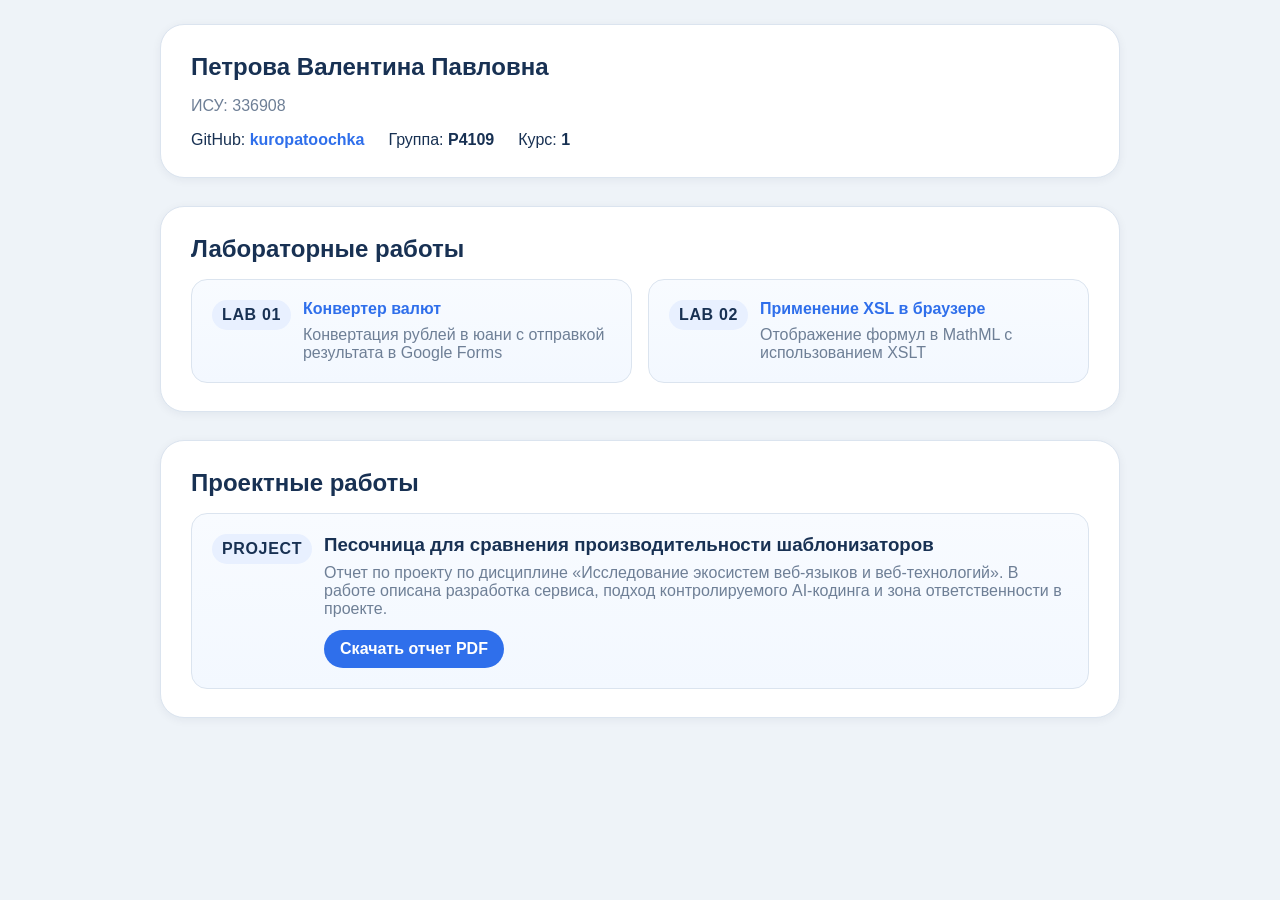
<file: index.html>
<!DOCTYPE html>
<html lang="ru">
<head>
  <meta charset="UTF-8">
  <meta name="viewport" content="width=device-width, initial-scale=1.0">
  <title>Петрова Валентина Павловна</title>
  <meta
    name="description"
    content="Портфолио лабораторных работ с переходами на выполненные задания."
  />
  <link href="styles.css" rel="stylesheet">
</head>
<body class="page">
<main class="page__content">
  <section class="card student">
    <div class="card-header">
      <h1>Петрова Валентина Павловна</h1>
      <p class="card-subtitle">ИСУ: 336908</p>
    </div>
    <ul class="student__meta-list">
      <li class="student__meta-item">
        GitHub:
        <a class="link student__link" href="https://github.com/kuropatoochka" target="_blank" rel="noopener noreferrer">
          kuropatoochka
        </a>
      </li>
      <li class="student__meta-item">
        Группа: <span class="student__meta-value">Р4109</span>
      </li>
      <li class="student__meta-item">
        Курс: <span class="student__meta-value">1</span>
      </li>
    </ul>
  </section>
  <section class="card labs">
    <h2>Лабораторные работы</h2>
    <ul class="labs__list">
      <li class="labs__item">
        <span class="labs__badge">Lab 01</span>
        <div class="labs__item-description">
          <a class="link" href="./lab1/">Конвертер валют</a>
          <p class="labs__description">Конвертация рублей в юани с отправкой результата в Google Forms</p>
        </div>
      </li>
      <li class="labs__item">
        <span class="labs__badge">Lab 02</span>
        <div class="labs__item-description">
          <a class="link" href="./lab2/">Применение XSL в браузере</a>
          <p class="labs__description">Отображение формул в MathML с использованием XSLT</p>
        </div>
      </li>
    </ul>
  </section>
  <section class="card reports">
    <h2>Проектные работы</h2>
    <ul class="reports__list">
      <li class="reports__item">
        <span class="labs__badge">Project</span>
        <div class="reports__item-description">
          <h3 class="reports__title">Песочница для сравнения производительности шаблонизаторов</h3>
          <p class="labs__description">
            Отчет по проекту по дисциплине «Исследование экосистем веб-языков и веб-технологий».
            В работе описана разработка сервиса, подход контролируемого AI-кодинга и зона ответственности в проекте.
          </p>
          <a
            class="button"
            href="./report/perf_sandbox_report.docx.pdf"
            download
          >
            Скачать отчет PDF
          </a>
        </div>
      </li>
    </ul>
  </section>
</main>
</body>
</html>
</file>
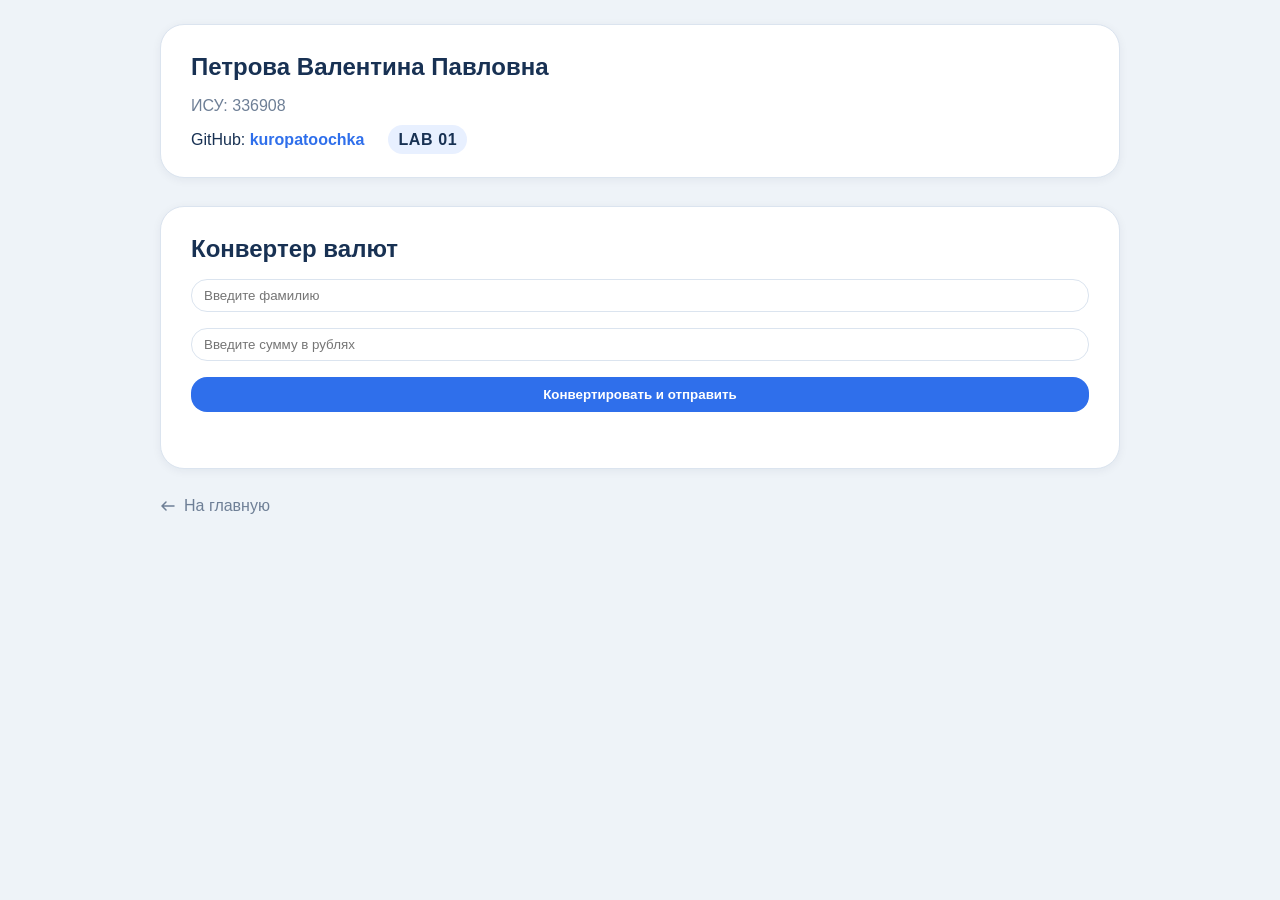
<file: lab1/index.html>
<!DOCTYPE html>
<html>
<head>
  <meta charset="utf-8">
  <title>Lab 01 — Конвертер валют</title>
  <link rel="stylesheet" href="lab1.css">
  <link rel="stylesheet" href="../styles.css">
  <script>
    function convertData() {
      const lastname = document.getElementById("lastname").value.trim();
      const rublesStr = document.getElementById("rubles").value;
      const rubles = Number(rublesStr);
      const cnyResult = document.getElementById("cny");

      if (!lastname || rubles === "") {
        alert("Пожалуйста, заполните все поля");
        return;
      }

      fetch("https://www.cbr-xml-daily.ru/daily_json.js")
        .then((response) => {
          if (!response.ok) {
            throw new Error("CBR request failed");
          }
          return response.json();
        })
        .then((data) => {
          const rate = data?.Valute?.CNY?.Value;
          const cny = (rubles / rate).toFixed(2);
          cnyResult.textContent = "Сумма в юанях: " + cny;

          const formURL = "https://docs.google.com/forms/d/e/1FAIpQLSc_sJpZ-t2y-Mt_HsDADgh4-et7OGLGFqZNXseLRQlGwciWoQ/formResponse";
          const formData = new FormData();
          formData.append("entry.138719531", lastname);
          formData.append("entry.1949578643", cny);

          return fetch(formURL, {
            method: "POST",
            mode: "no-cors",
            body: formData
          });
        })
        .then(() => {
          alert("Данные отправлены в таблицу!");
        })
        .catch((err) => {
          console.error(err);
        });
    }
  </script>
</head>
<body>
  <main class="page__content">
    <section class="card">
      <div class="card-header">
        <h1>Петрова Валентина Павловна</h1>
        <p class="card-subtitle">ИСУ: 336908</p>
      </div>
      <ul class="student__meta-list">
        <li class="student__meta-item">
          GitHub:
          <a class="link student__link" href="https://github.com/kuropatoochka" target="_blank" rel="noopener noreferrer">
            kuropatoochka
          </a>
        </li>
        <li class="student__meta-item">
          <span class="labs__badge">Lab 01</span>
        </li>
      </ul>
    </section>
    <section class="card converter-card">
      <h2>Конвертер валют</h2>
      <input type="text" id="lastname" placeholder="Введите фамилию">
      <input type="number" id="rubles" placeholder="Введите сумму в рублях">
      <button onclick="convertData()">Конвертировать и отправить</button>
      <div id="cny"></div>
    </section>
    <nav class="nav-back">
      <svg class="nav-back__icon" xmlns="http://www.w3.org/2000/svg" width="16" height="16" fill="none" viewBox="0 0 16 16"><path fill="currentColor" fill-rule="evenodd" d="M14.75 8a.75.75 0 0 1-.75.75H3.81l2.72 2.72a.75.75 0 1 1-1.06 1.06l-4-4a.75.75 0 0 1 0-1.06l4-4a.75.75 0 0 1 1.06 1.06L3.81 7.25H14a.75.75 0 0 1 .75.75" clip-rule="evenodd"/></svg>
      <a class="nav-link" href="../index.html">На главную</a>
    </nav>
  </main>
</body>
</html>
</file>
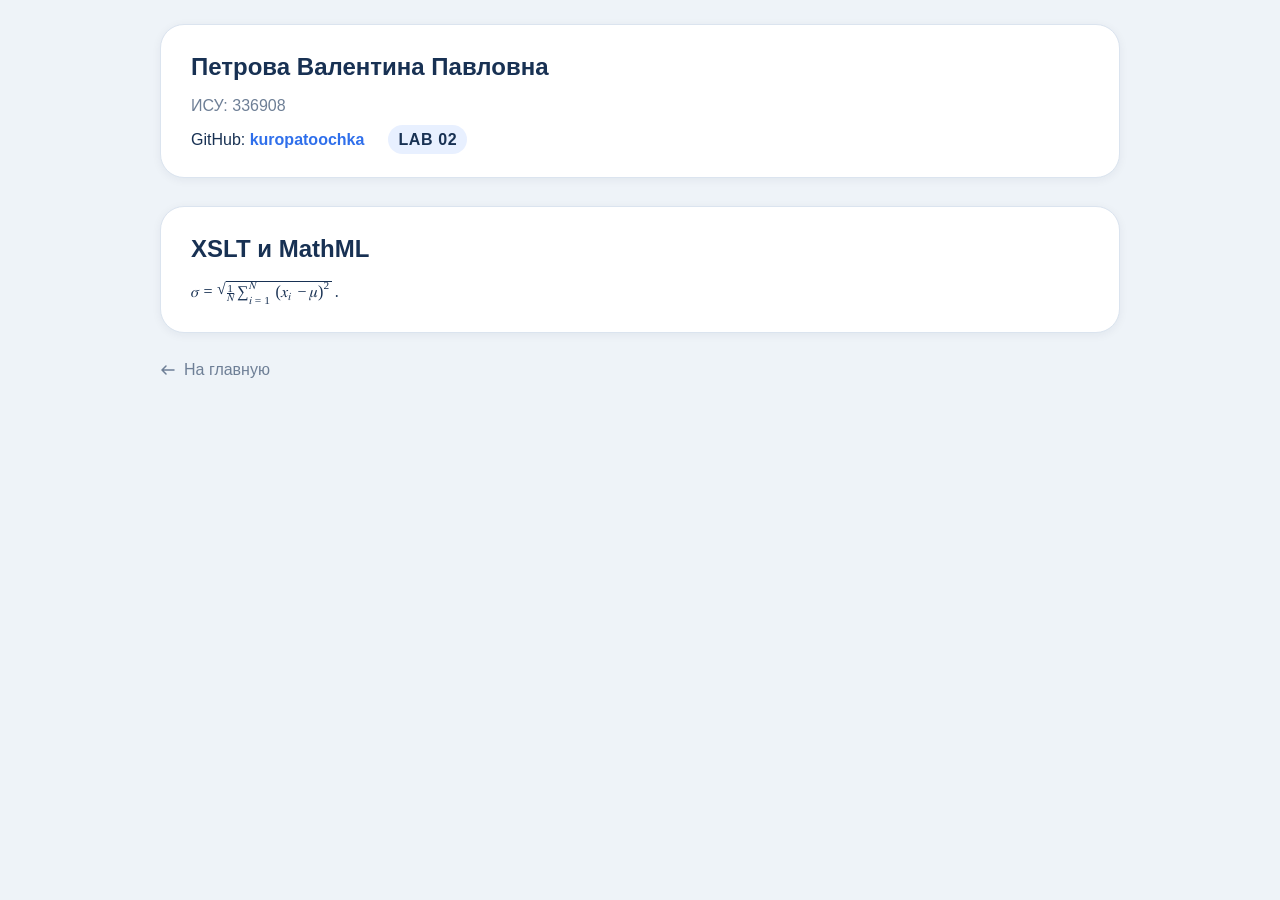
<file: lab2/index.html>
<!DOCTYPE html>
<html lang="en">
<head>
  <meta charset="UTF-8">
  <title>Lab 02 — XSLT и MathML</title>
  <link rel="stylesheet" href="../styles.css">
  <script src="./script.js" defer></script>
</head>
<body>
<main class="page__content">
  <section class="card">
    <div class="card-header">
      <h1>Петрова Валентина Павловна</h1>
      <p class="card-subtitle">ИСУ: 336908</p>
    </div>
    <ul class="student__meta-list">
      <li class="student__meta-item">
        GitHub:
        <a class="link student__link" href="https://github.com/kuropatoochka" target="_blank" rel="noopener noreferrer">
          kuropatoochka
        </a>
      </li>
      <li class="student__meta-item">
        <span class="labs__badge">Lab 02</span>
      </li>
    </ul>
  </section>
  <section class="card">
    <h2>XSLT и MathML</h2>
    <div id="container" class="labs-card__content"></div>
  </section>
  <nav class="nav-back">
    <svg class="nav-back__icon" xmlns="http://www.w3.org/2000/svg" width="16" height="16" fill="none" viewBox="0 0 16 16"><path fill="currentColor" fill-rule="evenodd" d="M14.75 8a.75.75 0 0 1-.75.75H3.81l2.72 2.72a.75.75 0 1 1-1.06 1.06l-4-4a.75.75 0 0 1 0-1.06l4-4a.75.75 0 0 1 1.06 1.06L3.81 7.25H14a.75.75 0 0 1 .75.75" clip-rule="evenodd"/></svg>
    <a class="nav-link" href="../index.html">На главную</a>
  </nav>
</main>
</body>
</html>
</file>
<file: styles.css>
*,
*::before,
*::after {
  box-sizing: border-box;
}

:root {
  --bg-color: #eef3f8;
  --card-color: #ffffff;
  --text-color: #183153;
  --muted-color: #6e7f96;
  --accent-color: #2f6feb;
  --accent-hover: #1f5ed6;
  --border-color: #dbe4ef;
  --border-color-hover: #c8d9f1;
  --item-bg: #f7faff;
  --item-bg-hover: #f0f6ff;
  --shadow: 0 2px 10px rgba(16, 42, 67, 0.06);
  --radius-lg: 24px;
  --radius-md: 16px;
}

:where(h1, h2, h3, h4, h5, h6, p, ul) {
  margin: 0;
}

a {
  text-decoration: none;
}

body {
  margin: 0;
  font-family: 'Poppins', sans-serif;
  background-color: var(--bg-color);
  color: var(--text-color);
}

.page__content {
  width: min(960px, calc(100% - 48px));
  margin: 24px auto 48px;
  display: flex;
  flex-direction: column;
  gap: 28px;
}

.card {
  display: flex;
  flex-direction: column;
  gap: 16px;
  padding: 28px 30px;
  background-color: var(--card-color);
  border: 1px solid var(--border-color);
  border-radius: var(--radius-lg);
  box-shadow: var(--shadow);
}

.link {
  color: var(--accent-color);
  font-weight: 600;
}

.link:hover {
  color: var(--accent-hover);
}

.nav-back {
  display: flex;
  align-items: center;
  gap: 8px;
  color: var(--muted-color);
}

.nav-link, .nav-back__icon {
  color: inherit;
}

.nav-back:hover{
  color: var(--accent-hover);
}

.card-header {
  display: flex;
  flex-direction: column;
  gap: 16px;
}

.card-subtitle {
  color: var(--muted-color);
}

.student__meta-list {
  padding: 0;
  list-style: none;
  display: flex;
  flex-wrap: wrap;
  gap: 24px;
}

.student__meta-value {
  font-weight: 600;
}

.labs__list,
.reports__list {
  padding: 0;
  list-style: none;
  display: grid;
  grid-template-columns: repeat(auto-fit, minmax(280px, 1fr));
  gap: 16px;
}

.labs__item,
.reports__item {
  display: flex;
  gap: 12px;
  padding: 20px;
  background: linear-gradient(180deg, #f8fbff 0%, #f3f8ff 100%);
  border: 1px solid var(--border-color);
  border-radius: var(--radius-md);
  transition:
    transform 0.2s ease,
    box-shadow 0.2s ease,
    border-color 0.2s ease;
}

.labs__item:hover {
  transform: translateY(-2px);
  border-color: var(--border-color-hover);
  box-shadow: 0 8px 24px rgba(47, 111, 235, 0.10);
}

.labs__badge {
  height: fit-content;
  text-wrap: nowrap;
  padding: 6px 10px;
  border-radius: 999px;
  background-color: #e8f0ff;
  font-weight: 700;
  letter-spacing: 0.04em;
  text-transform: uppercase;
}

.labs__item-description,
.reports__item-description {
  display: flex;
  flex-direction: column;
  gap: 8px;
}

.labs__description {
  color: var(--muted-color);
}

.button {
  width: fit-content;
  margin-top: 4px;
  padding: 10px 16px;
  border-radius: 999px;
  background-color: var(--accent-color);
  color: #ffffff;
  font-weight: 600;
  transition:
    background-color 0.2s ease,
    transform 0.2s ease;
}

.button:hover {
  background-color: var(--accent-hover);
  transform: translateY(-1px);
}

@media (max-width: 640px) {
  .labs__list {
    grid-template-columns: 1fr;
  }
}

@media (max-width: 640px) {
  .page__content {
    width: min(100% - 24px, 960px);
    margin: 12px auto 24px;
  }

  .card {
    padding: 20px;
    border-radius: 20px;
  }

  .student__meta-list {
    flex-direction: column;
    gap: 12px;
  }

  .labs__list,
  .reports__list {
    grid-template-columns: 1fr;
  }
}
</file>
<file: lab1/lab1.css>
.converter-card input[type="text"],
.converter-card input[type="number"] {
  padding: 8px 12px;
  border-radius: var(--radius-md);
  border: 1px solid var(--border-color);
  width: 100%;
}

.converter-card button {
  padding: 10px 16px;
  border-radius: var(--radius-md);
  border: none;
  background-color: var(--accent-color);
  color: #fff;
  font-weight: 600;
  cursor: pointer;
  transition: background-color 0.2s ease;
}

.converter-card button:hover {
  background-color: var(--accent-hover);
}

#cny {
  margin-top: 12px;
  font-weight: 600;
  color: var(--accent-color);
}
</file>
